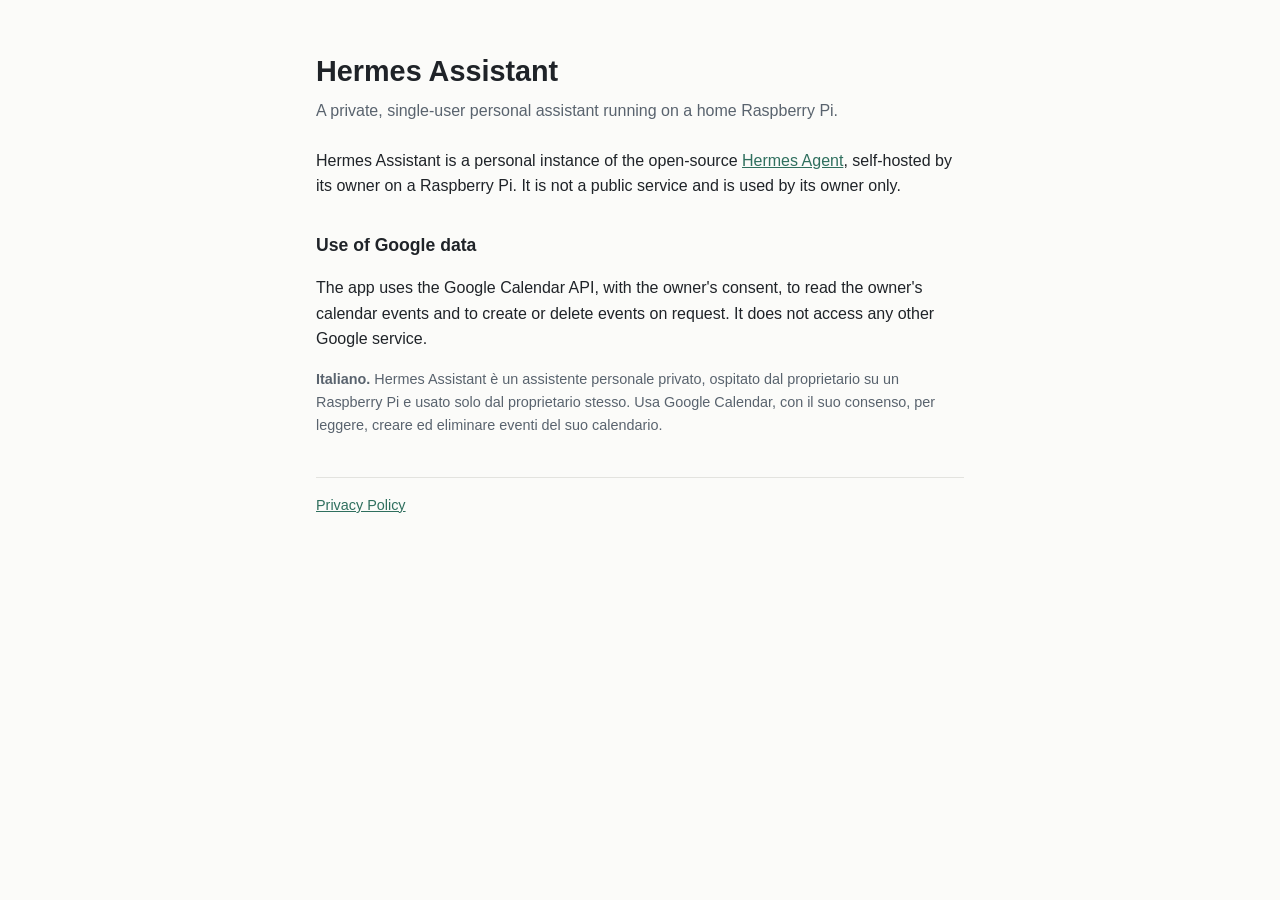
<file: index.html>
<!doctype html>
<html lang="en">
<head>
<meta charset="utf-8">
<meta name="viewport" content="width=device-width, initial-scale=1">
<title>Hermes Assistant</title>
<link rel="stylesheet" href="style.css">
</head>
<body>
<main>
<h1>Hermes Assistant</h1>
<p class="sub">A private, single-user personal assistant running on a home Raspberry Pi.</p>

<p>Hermes Assistant is a personal instance of the open-source
<a href="https://github.com/NousResearch/hermes-agent">Hermes Agent</a>,
self-hosted by its owner on a Raspberry Pi. It is not a public service and is used by its owner only.</p>

<h2>Use of Google data</h2>
<p>The app uses the Google Calendar API, with the owner's consent, to read the owner's calendar events
and to create or delete events on request. It does not access any other Google service.</p>

<p class="lang"><strong>Italiano.</strong> Hermes Assistant è un assistente personale privato, ospitato dal proprietario
su un Raspberry Pi e usato solo dal proprietario stesso. Usa Google Calendar, con il suo consenso, per leggere,
creare ed eliminare eventi del suo calendario.</p>

<nav><a href="privacy.html">Privacy Policy</a></nav>
</main>
</body>
</html>
</file>
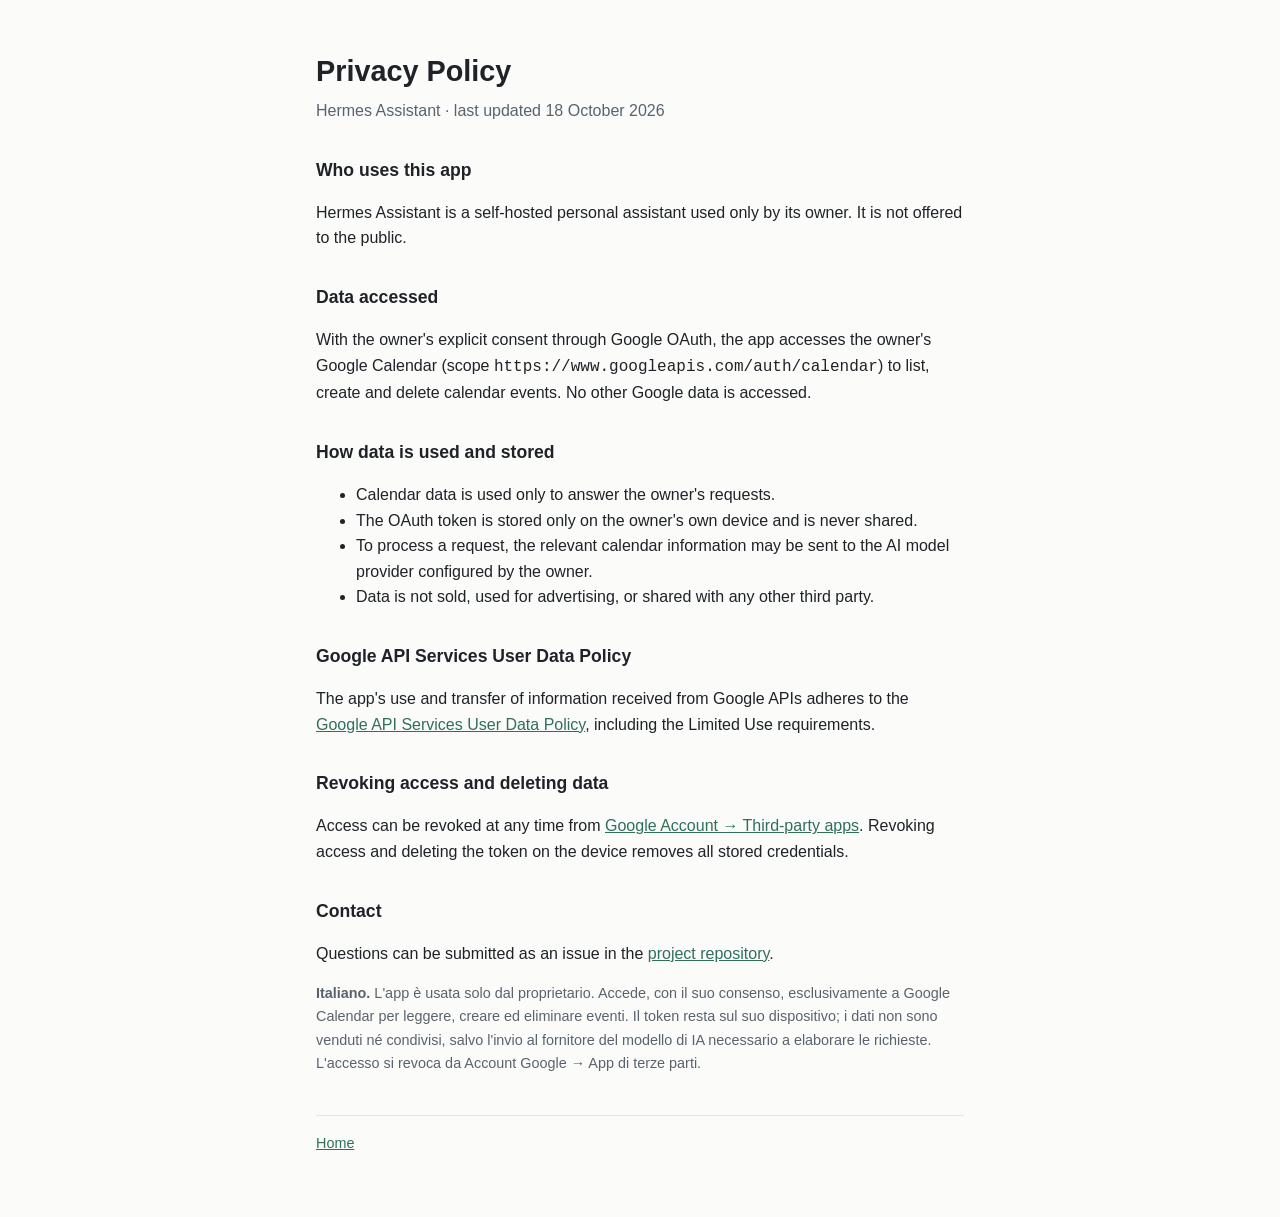
<file: privacy.html>
<!doctype html>
<html lang="en">
<head>
<meta charset="utf-8">
<meta name="viewport" content="width=device-width, initial-scale=1">
<title>Hermes Privacy Policy</title>
<link rel="stylesheet" href="style.css">
</head>
<body>
<main>
<h1>Privacy Policy</h1>
<p class="sub">Hermes Assistant · last updated 18 October 2026</p>

<h2>Who uses this app</h2>
<p>Hermes Assistant is a self-hosted personal assistant used only by its owner. It is not offered to the public.</p>

<h2>Data accessed</h2>
<p>With the owner's explicit consent through Google OAuth, the app accesses the owner's Google Calendar
(scope <code>https://www.googleapis.com/auth/calendar</code>) to list, create and delete calendar events.
No other Google data is accessed.</p>

<h2>How data is used and stored</h2>
<ul>
<li>Calendar data is used only to answer the owner's requests.</li>
<li>The OAuth token is stored only on the owner's own device and is never shared.</li>
<li>To process a request, the relevant calendar information may be sent to the AI model provider configured by the owner.</li>
<li>Data is not sold, used for advertising, or shared with any other third party.</li>
</ul>

<h2>Google API Services User Data Policy</h2>
<p>The app's use and transfer of information received from Google APIs adheres to the
<a href="https://developers.google.com/terms/api-services-user-data-policy">Google API Services User Data Policy</a>,
including the Limited Use requirements.</p>

<h2>Revoking access and deleting data</h2>
<p>Access can be revoked at any time from
<a href="https://myaccount.google.com/permissions">Google Account → Third-party apps</a>.
Revoking access and deleting the token on the device removes all stored credentials.</p>

<h2>Contact</h2>
<p>Questions can be submitted as an issue in the
<a href="https://github.com/piuzzo/hermes-assistant/issues">project repository</a>.</p>

<p class="lang"><strong>Italiano.</strong> L'app è usata solo dal proprietario. Accede, con il suo consenso,
esclusivamente a Google Calendar per leggere, creare ed eliminare eventi. Il token resta sul suo dispositivo;
i dati non sono venduti né condivisi, salvo l'invio al fornitore del modello di IA necessario a elaborare le richieste.
L'accesso si revoca da Account Google → App di terze parti.</p>

<nav><a href="./">Home</a></nav>
</main>
</body>
</html>
</file>
<file: style.css>
:root { --bg:#fbfbf9; --fg:#1f2328; --muted:#59636e; --accent:#2f6f5e; --line:#e3e3df; }
@media (prefers-color-scheme: dark) { :root { --bg:#16181a; --fg:#e6e6e3; --muted:#a0a6ad; --accent:#7cc4ad; --line:#2c2f33; } }
* { box-sizing: border-box; }
body { margin:0; background:var(--bg); color:var(--fg); font:16px/1.6 -apple-system, BlinkMacSystemFont, "Segoe UI", Roboto, sans-serif; }
main { max-width:680px; margin:0 auto; padding:48px 16px 64px; }
h1 { font-size:1.8rem; margin:0 0 4px; }
h2 { font-size:1.1rem; margin:32px 0 8px; }
.sub { color:var(--muted); margin:0 0 24px; }
a { color:var(--accent); }
nav { border-top:1px solid var(--line); margin-top:40px; padding-top:16px; color:var(--muted); font-size:.9rem; }
.lang { color:var(--muted); font-size:.9rem; }
</file>
